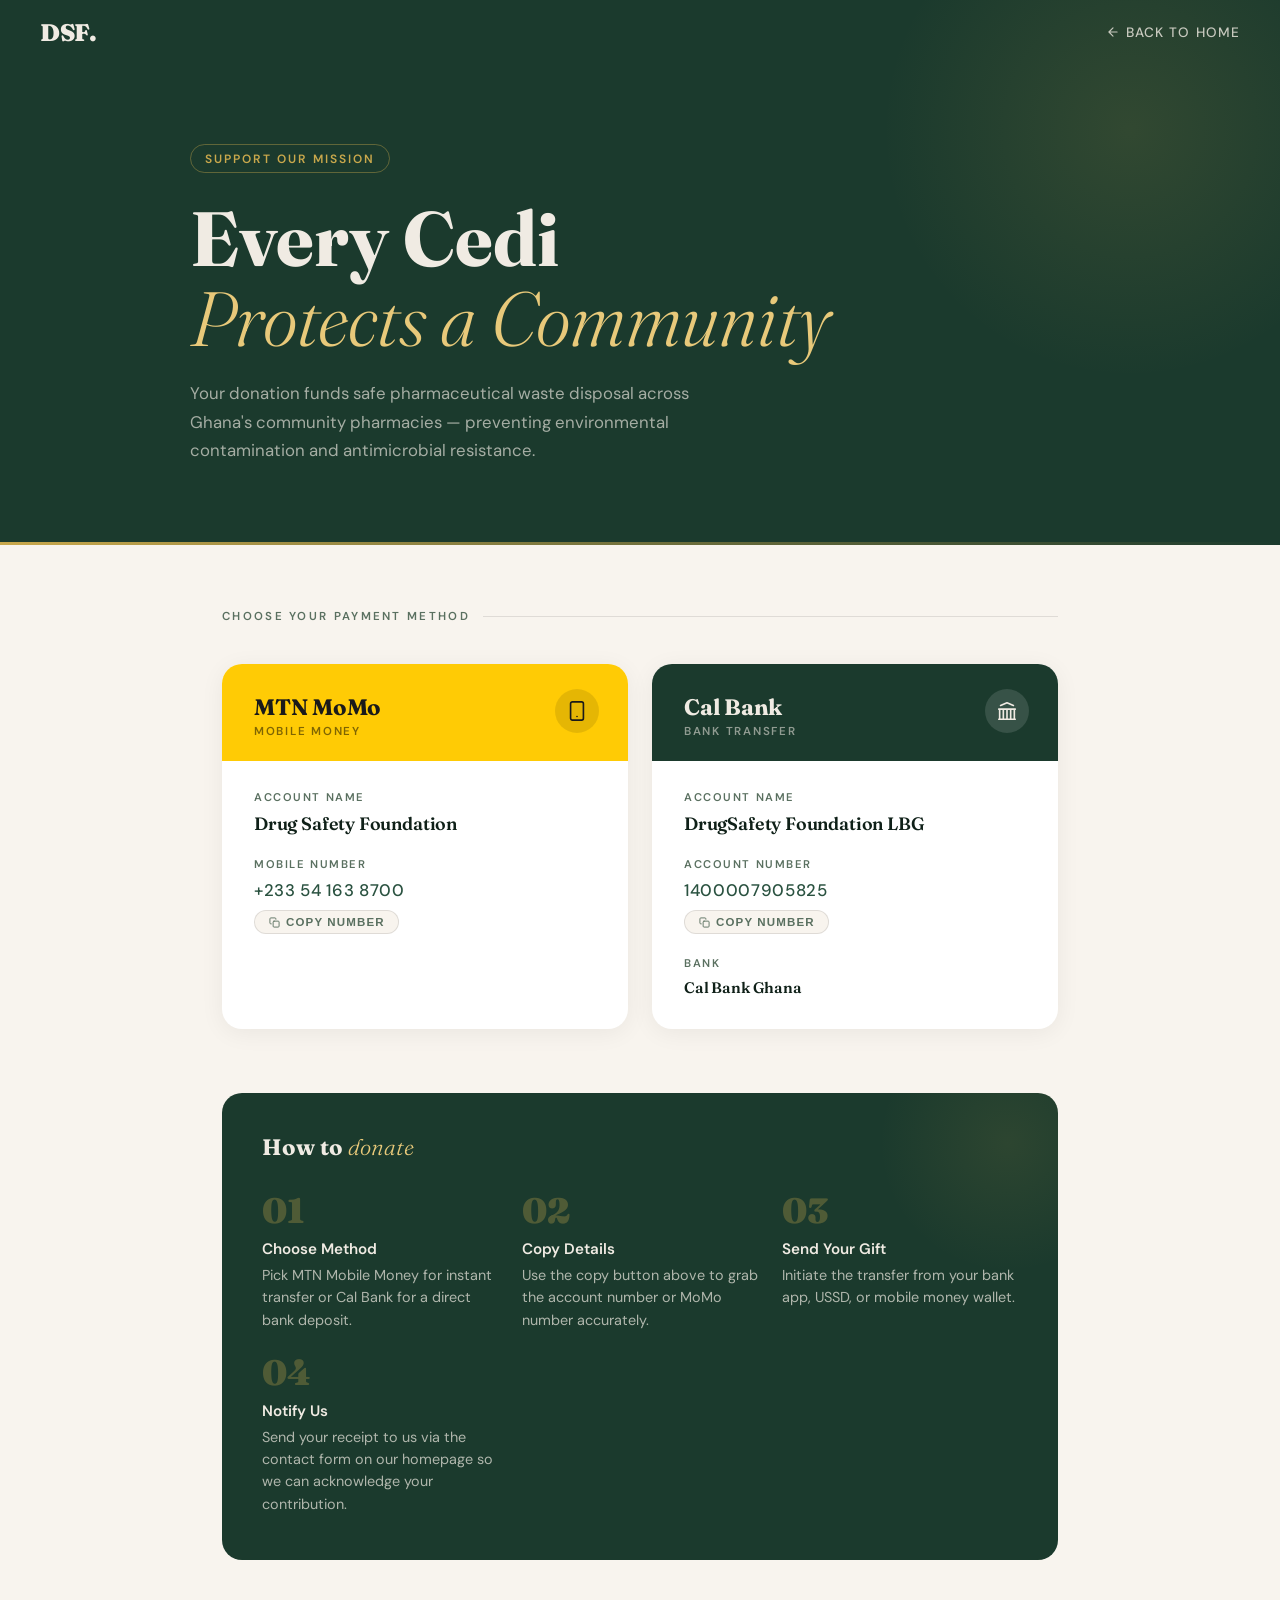
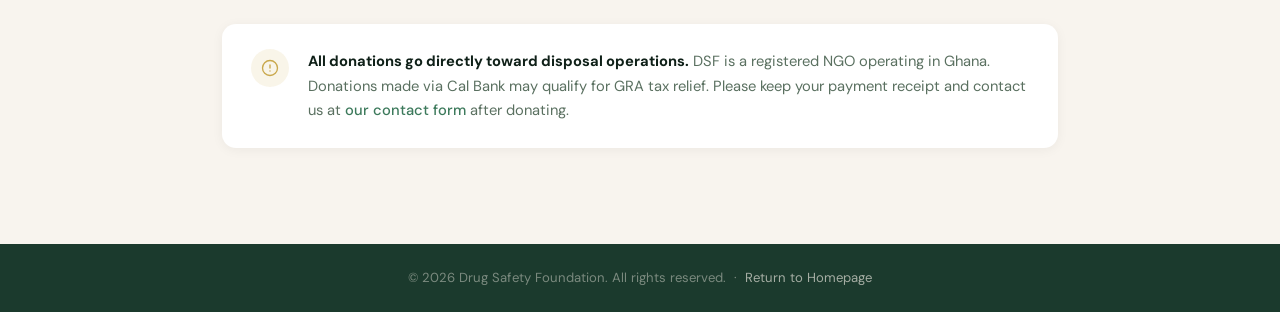
<file: donate.html>
<!DOCTYPE html>
<html lang="en">
<head>
  <meta charset="UTF-8" />
  <meta name="viewport" content="width=device-width, initial-scale=1.0" />
  <title>Donate — Drug Safety Foundation</title>
  <link rel="preconnect" href="https://fonts.googleapis.com" />
  <link rel="preconnect" href="https://fonts.gstatic.com" crossorigin />
  <link href="https://fonts.googleapis.com/css2?family=Fraunces:ital,wght@0,300;0,600;0,700;0,900;1,300;1,400&family=DM+Sans:wght@300;400;500;600&display=swap" rel="stylesheet" />
  <style>
    *, *::before, *::after { box-sizing: border-box; margin: 0; padding: 0; }

    :root {
      --green-deep:   #1b3a2d;
      --green-mid:    #2a5240;
      --green-light:  #3d7a5c;
      --cream:        #f0ebe3;
      --cream-light:  #f8f4ee;
      --gold:         #c9a84c;
      --gold-light:   #e8c97a;
      --text-dark:    #0f2018;
      --text-muted:   #5a7060;
    }

    html { scroll-behavior: smooth; }

    body {
      font-family: 'DM Sans', sans-serif;
      background: var(--cream-light);
      color: var(--text-dark);
      min-height: 100vh;
    }

    /* ── NAVBAR ── */
    .navbar {
      position: fixed;
      top: 0; left: 0; right: 0;
      z-index: 100;
      padding: 1.1rem 2.5rem;
      display: flex;
      justify-content: space-between;
      align-items: center;
      background: transparent;
      transition: background .3s, box-shadow .3s;
    }
    .navbar.scrolled {
      background: var(--green-deep);
      box-shadow: 0 2px 20px rgba(0,0,0,.2);
    }
    .navbar__logo {
      font-family: 'Fraunces', serif;
      font-weight: 900;
      font-size: 1.5rem;
      color: var(--cream);
      text-decoration: none;
      letter-spacing: -0.02em;
    }
    .navbar__back {
      font-family: 'DM Sans', sans-serif;
      font-size: .85rem;
      font-weight: 500;
      letter-spacing: .08em;
      text-transform: uppercase;
      color: var(--cream);
      text-decoration: none;
      display: flex;
      align-items: center;
      gap: .4rem;
      opacity: .8;
      transition: opacity .2s;
    }
    .navbar__back:hover { opacity: 1; }
    .navbar__back svg { width: 14px; height: 14px; }

    /* ── HERO BAND ── */
    .donate-hero {
      background: var(--green-deep);
      padding: 9rem 2.5rem 5rem;
      position: relative;
      overflow: hidden;
    }
    .donate-hero::before {
      content: '';
      position: absolute;
      top: -120px; right: -100px;
      width: 500px; height: 500px;
      background: radial-gradient(circle, rgba(201,168,76,.13) 0%, transparent 70%);
      pointer-events: none;
    }
    .donate-hero::after {
      content: '';
      position: absolute;
      bottom: 0; left: 0; right: 0;
      height: 3px;
      background: linear-gradient(90deg, var(--gold), transparent);
    }
    .donate-hero__inner {
      max-width: 900px;
      margin: 0 auto;
    }
    .donate-hero__tag {
      display: inline-block;
      font-size: .75rem;
      font-weight: 600;
      letter-spacing: .18em;
      text-transform: uppercase;
      color: var(--gold);
      border: 1px solid rgba(201,168,76,.4);
      padding: .35rem .85rem;
      border-radius: 999px;
      margin-bottom: 1.6rem;
    }
    .donate-hero__heading {
      font-family: 'Fraunces', serif;
      font-weight: 700;
      font-size: clamp(2.8rem, 6vw, 5.2rem);
      line-height: 1.05;
      color: var(--cream);
      margin-bottom: 1.2rem;
    }
    .donate-hero__heading em {
      font-style: italic;
      font-weight: 300;
      color: var(--gold-light);
    }
    .donate-hero__sub {
      font-size: 1.05rem;
      color: rgba(240,235,227,.65);
      max-width: 520px;
      line-height: 1.7;
    }

    /* ── MAIN CONTENT ── */
    .donate-body {
      max-width: 900px;
      margin: 0 auto;
      padding: 4rem 2rem 6rem;
    }

    .section-label {
      font-size: .72rem;
      font-weight: 600;
      letter-spacing: .2em;
      text-transform: uppercase;
      color: var(--text-muted);
      margin-bottom: 2.5rem;
      display: flex;
      align-items: center;
      gap: .8rem;
    }
    .section-label::after {
      content: '';
      flex: 1;
      height: 1px;
      background: rgba(0,0,0,.1);
    }

    /* ── PAYMENT CARDS ── */
    .payment-grid {
      display: grid;
      grid-template-columns: 1fr 1fr;
      gap: 1.5rem;
      margin-bottom: 4rem;
    }
    @media (max-width: 640px) {
      .payment-grid { grid-template-columns: 1fr; }
    }

    .payment-card {
      background: #fff;
      border-radius: 20px;
      overflow: hidden;
      box-shadow: 0 4px 24px rgba(0,0,0,.06);
      transition: transform .3s, box-shadow .3s;
      cursor: default;
    }
    .payment-card:hover {
      transform: translateY(-4px);
      box-shadow: 0 12px 36px rgba(0,0,0,.1);
    }

    .payment-card__header {
      padding: 1.8rem 2rem 1.4rem;
      position: relative;
    }
    .payment-card--momo .payment-card__header { background: #ffcb05; }
    .payment-card--bank .payment-card__header { background: var(--green-deep); }

    .payment-card__provider {
      font-family: 'Fraunces', serif;
      font-size: 1.4rem;
      font-weight: 700;
      letter-spacing: -0.01em;
    }
    .payment-card--momo .payment-card__provider { color: #1a1a1a; }
    .payment-card--bank .payment-card__provider { color: var(--cream); }

    .payment-card__type {
      font-size: .72rem;
      font-weight: 600;
      letter-spacing: .15em;
      text-transform: uppercase;
      margin-top: .2rem;
    }
    .payment-card--momo .payment-card__type { color: rgba(0,0,0,.5); }
    .payment-card--bank .payment-card__type { color: rgba(240,235,227,.55); }

    .payment-card__logo {
      position: absolute;
      top: 1.6rem; right: 1.8rem;
      width: 44px; height: 44px;
      border-radius: 50%;
      display: flex;
      align-items: center;
      justify-content: center;
    }
    .payment-card--momo .payment-card__logo { background: rgba(0,0,0,.1); }
    .payment-card--bank .payment-card__logo { background: rgba(255,255,255,.12); }
    .payment-card__logo svg { width: 22px; height: 22px; }
    .payment-card--momo .payment-card__logo svg { color: #1a1a1a; }
    .payment-card--bank .payment-card__logo svg { color: var(--cream); }

    .payment-card__body { padding: 1.8rem 2rem 2rem; }

    .payment-field {
      margin-bottom: 1.4rem;
    }
    .payment-field:last-child { margin-bottom: 0; }

    .payment-field__label {
      font-size: .7rem;
      font-weight: 600;
      letter-spacing: .14em;
      text-transform: uppercase;
      color: var(--text-muted);
      margin-bottom: .5rem;
    }
    .payment-field__value {
      font-family: 'Fraunces', serif;
      font-size: 1.12rem;
      font-weight: 600;
      color: var(--text-dark);
      letter-spacing: -0.01em;
    }
    .payment-field__value--number {
      font-family: 'DM Sans', monospace;
      font-size: 1.05rem;
      font-weight: 500;
      letter-spacing: .04em;
      color: var(--green-mid);
    }

    .copy-btn {
      display: inline-flex;
      align-items: center;
      gap: .4rem;
      margin-top: .55rem;
      font-size: .72rem;
      font-weight: 600;
      letter-spacing: .1em;
      text-transform: uppercase;
      color: var(--text-muted);
      background: var(--cream-light);
      border: 1px solid rgba(0,0,0,.1);
      border-radius: 999px;
      padding: .3rem .85rem;
      cursor: pointer;
      transition: all .2s;
    }
    .copy-btn:hover {
      background: var(--green-deep);
      color: var(--cream);
      border-color: var(--green-deep);
    }
    .copy-btn svg { width: 11px; height: 11px; }
    .copy-btn.copied {
      background: #2a5240;
      color: #7ecba5;
      border-color: #2a5240;
    }

    /* ── STEPS ── */
    .steps {
      background: var(--green-deep);
      border-radius: 20px;
      padding: 2.5rem 2.5rem 2.8rem;
      margin-bottom: 4rem;
      position: relative;
      overflow: hidden;
    }
    .steps::before {
      content: '';
      position: absolute;
      top: -80px; right: -80px;
      width: 260px; height: 260px;
      background: radial-gradient(circle, rgba(201,168,76,.1), transparent 70%);
      pointer-events: none;
    }
    .steps__title {
      font-family: 'Fraunces', serif;
      font-size: 1.4rem;
      font-weight: 700;
      color: var(--cream);
      margin-bottom: 2rem;
    }
    .steps__title span {
      font-style: italic;
      font-weight: 300;
      color: var(--gold-light);
    }
    .steps__list {
      display: grid;
      grid-template-columns: repeat(auto-fit, minmax(180px, 1fr));
      gap: 1.5rem;
    }
    .step {
      display: flex;
      flex-direction: column;
      gap: .6rem;
    }
    .step__num {
      font-family: 'Fraunces', serif;
      font-size: 2.2rem;
      font-weight: 900;
      color: rgba(201,168,76,.3);
      line-height: 1;
    }
    .step__text {
      font-size: .9rem;
      color: rgba(240,235,227,.7);
      line-height: 1.55;
    }
    .step__text strong {
      display: block;
      color: var(--cream);
      font-weight: 600;
      font-size: .95rem;
      margin-bottom: .15rem;
    }

    /* ── NOTE ── */
    .donate-note {
      display: flex;
      gap: 1.2rem;
      align-items: flex-start;
      background: #fff;
      border-radius: 14px;
      padding: 1.6rem 1.8rem;
      box-shadow: 0 2px 12px rgba(0,0,0,.05);
    }
    .donate-note__icon {
      flex-shrink: 0;
      width: 38px; height: 38px;
      background: rgba(201,168,76,.12);
      border-radius: 50%;
      display: flex;
      align-items: center;
      justify-content: center;
      color: var(--gold);
    }
    .donate-note__icon svg { width: 18px; height: 18px; }
    .donate-note__text {
      font-size: .92rem;
      color: var(--text-muted);
      line-height: 1.65;
    }
    .donate-note__text strong { color: var(--text-dark); }

    /* ── FOOTER ── */
    .footer {
      background: var(--green-deep);
      color: rgba(240,235,227,.45);
      font-size: .82rem;
      text-align: center;
      padding: 1.6rem;
    }
    .footer a {
      color: rgba(240,235,227,.65);
      text-decoration: none;
    }
    .footer a:hover { color: var(--gold); }

    /* ── FADE IN ── */
    .fade-up {
      opacity: 0;
      transform: translateY(22px);
      transition: opacity .6s ease, transform .6s ease;
    }
    .fade-up.visible {
      opacity: 1;
      transform: none;
    }
  </style>
</head>
<body>

  <!-- NAVBAR -->
  <header class="navbar" id="navbar">
    <a href="index.html" class="navbar__logo">DSF.</a>
    <a href="index.html" class="navbar__back">
      <svg viewBox="0 0 24 24" fill="none" stroke="currentColor" stroke-width="2" stroke-linecap="round" stroke-linejoin="round">
        <path d="M19 12H5M12 5l-7 7 7 7"/>
      </svg>
      Back to Home
    </a>
  </header>

  <!-- HERO -->
  <section class="donate-hero">
    <div class="donate-hero__inner">
      <div class="donate-hero__tag">Support Our Mission</div>
      <h1 class="donate-hero__heading">
        Every Cedi<br>
        <em>Protects a Community</em>
      </h1>
      <p class="donate-hero__sub">
        Your donation funds safe pharmaceutical waste disposal across Ghana's community pharmacies — preventing environmental contamination and antimicrobial resistance.
      </p>
    </div>
  </section>

  <!-- MAIN -->
  <main class="donate-body">

    <p class="section-label">Choose your payment method</p>

    <div class="payment-grid">

      <!-- MTN Mobile Money -->
      <div class="payment-card payment-card--momo fade-up">
        <div class="payment-card__header">
          <div class="payment-card__provider">MTN MoMo</div>
          <div class="payment-card__type">Mobile Money</div>
          <div class="payment-card__logo">
            <svg viewBox="0 0 24 24" fill="none" stroke="currentColor" stroke-width="1.8" stroke-linecap="round" stroke-linejoin="round">
              <rect x="5" y="2" width="14" height="20" rx="2"/>
              <path d="M12 18h.01"/>
            </svg>
          </div>
        </div>
        <div class="payment-card__body">
          <div class="payment-field">
            <div class="payment-field__label">Account Name</div>
            <div class="payment-field__value">Drug Safety Foundation</div>
          </div>
          <div class="payment-field">
            <div class="payment-field__label">Mobile Number</div>
            <div class="payment-field__value--number">+233 54 163 8700</div>
            <button class="copy-btn" onclick="copyText(this, '0541638700')">
              <svg viewBox="0 0 24 24" fill="none" stroke="currentColor" stroke-width="2" stroke-linecap="round"><rect x="9" y="9" width="13" height="13" rx="2"/><path d="M5 15H4a2 2 0 0 1-2-2V4a2 2 0 0 1 2-2h9a2 2 0 0 1 2 2v1"/></svg>
              Copy Number
            </button>
          </div>
        </div>
      </div>

      <!-- Cal Bank -->
      <div class="payment-card payment-card--bank fade-up" style="transition-delay:.12s">
        <div class="payment-card__header">
          <div class="payment-card__provider">Cal Bank</div>
          <div class="payment-card__type">Bank Transfer</div>
          <div class="payment-card__logo">
            <svg viewBox="0 0 24 24" fill="none" stroke="currentColor" stroke-width="1.8" stroke-linecap="round" stroke-linejoin="round">
              <path d="M3 21h18M3 10h18M5 6l7-3 7 3M4 10v11M20 10v11M8 10v11M12 10v11M16 10v11"/>
            </svg>
          </div>
        </div>
        <div class="payment-card__body">
          <div class="payment-field">
            <div class="payment-field__label">Account Name</div>
            <div class="payment-field__value">DrugSafety Foundation LBG</div>
          </div>
          <div class="payment-field">
            <div class="payment-field__label">Account Number</div>
            <div class="payment-field__value--number">1400007905825</div>
            <button class="copy-btn" onclick="copyText(this, '1400007905825')">
              <svg viewBox="0 0 24 24" fill="none" stroke="currentColor" stroke-width="2" stroke-linecap="round"><rect x="9" y="9" width="13" height="13" rx="2"/><path d="M5 15H4a2 2 0 0 1-2-2V4a2 2 0 0 1 2-2h9a2 2 0 0 1 2 2v1"/></svg>
              Copy Number
            </button>
          </div>
          <div class="payment-field">
            <div class="payment-field__label">Bank</div>
            <div class="payment-field__value" style="font-size:.95rem;">Cal Bank Ghana</div>
          </div>
        </div>
      </div>
    </div>

    <!-- HOW TO DONATE STEPS -->
    <div class="steps fade-up" style="transition-delay:.2s">
      <div class="steps__title">How to <span>donate</span></div>
      <div class="steps__list">
        <div class="step">
          <div class="step__num">01</div>
          <div class="step__text">
            <strong>Choose Method</strong>
            Pick MTN Mobile Money for instant transfer or Cal Bank for a direct bank deposit.
          </div>
        </div>
        <div class="step">
          <div class="step__num">02</div>
          <div class="step__text">
            <strong>Copy Details</strong>
            Use the copy button above to grab the account number or MoMo number accurately.
          </div>
        </div>
        <div class="step">
          <div class="step__num">03</div>
          <div class="step__text">
            <strong>Send Your Gift</strong>
            Initiate the transfer from your bank app, USSD, or mobile money wallet.
          </div>
        </div>
        <div class="step">
          <div class="step__num">04</div>
          <div class="step__text">
            <strong>Notify Us</strong>
            Send your receipt to us via the contact form on our homepage so we can acknowledge your contribution.
          </div>
        </div>
      </div>
    </div>

    <!-- NOTE -->
    <div class="donate-note fade-up" style="transition-delay:.28s">
      <div class="donate-note__icon">
        <svg viewBox="0 0 24 24" fill="none" stroke="currentColor" stroke-width="1.8" stroke-linecap="round" stroke-linejoin="round">
          <circle cx="12" cy="12" r="10"/><path d="M12 8v4M12 16h.01"/>
        </svg>
      </div>
      <p class="donate-note__text">
        <strong>All donations go directly toward disposal operations.</strong> DSF is a registered NGO operating in Ghana. Donations made via Cal Bank may qualify for GRA tax relief. Please keep your payment receipt and contact us at <a href="index.html#contact" style="color:var(--green-light);text-decoration:none;font-weight:500;">our contact form</a> after donating.
      </p>
    </div>

  </main>

  <!-- FOOTER -->
  <footer class="footer">
    <p>© 2026 Drug Safety Foundation. All rights reserved. &nbsp;·&nbsp; <a href="index.html">Return to Homepage</a></p>
  </footer>

  <script>
    /* Navbar scroll */
    const navbar = document.getElementById('navbar');
    window.addEventListener('scroll', () => {
      navbar.classList.toggle('scrolled', window.scrollY > 20);
    });

    /* Fade-up observer */
    const obs = new IntersectionObserver(entries => {
      entries.forEach(e => {
        if (e.isIntersecting) { e.target.classList.add('visible'); obs.unobserve(e.target); }
      });
    }, { threshold: 0.1 });
    document.querySelectorAll('.fade-up').forEach(el => obs.observe(el));

    /* Copy to clipboard */
    function copyText(btn, text) {
      navigator.clipboard.writeText(text).then(() => {
        btn.textContent = '✓ Copied!';
        btn.classList.add('copied');
        setTimeout(() => {
          btn.innerHTML = `<svg viewBox="0 0 24 24" fill="none" stroke="currentColor" stroke-width="2" stroke-linecap="round"><rect x="9" y="9" width="13" height="13" rx="2"/><path d="M5 15H4a2 2 0 0 1-2-2V4a2 2 0 0 1 2-2h9a2 2 0 0 1 2 2v1"/></svg> Copy Number`;
          btn.classList.remove('copied');
        }, 2200);
      });
    }
  </script>
</body>
</html>
</file>
